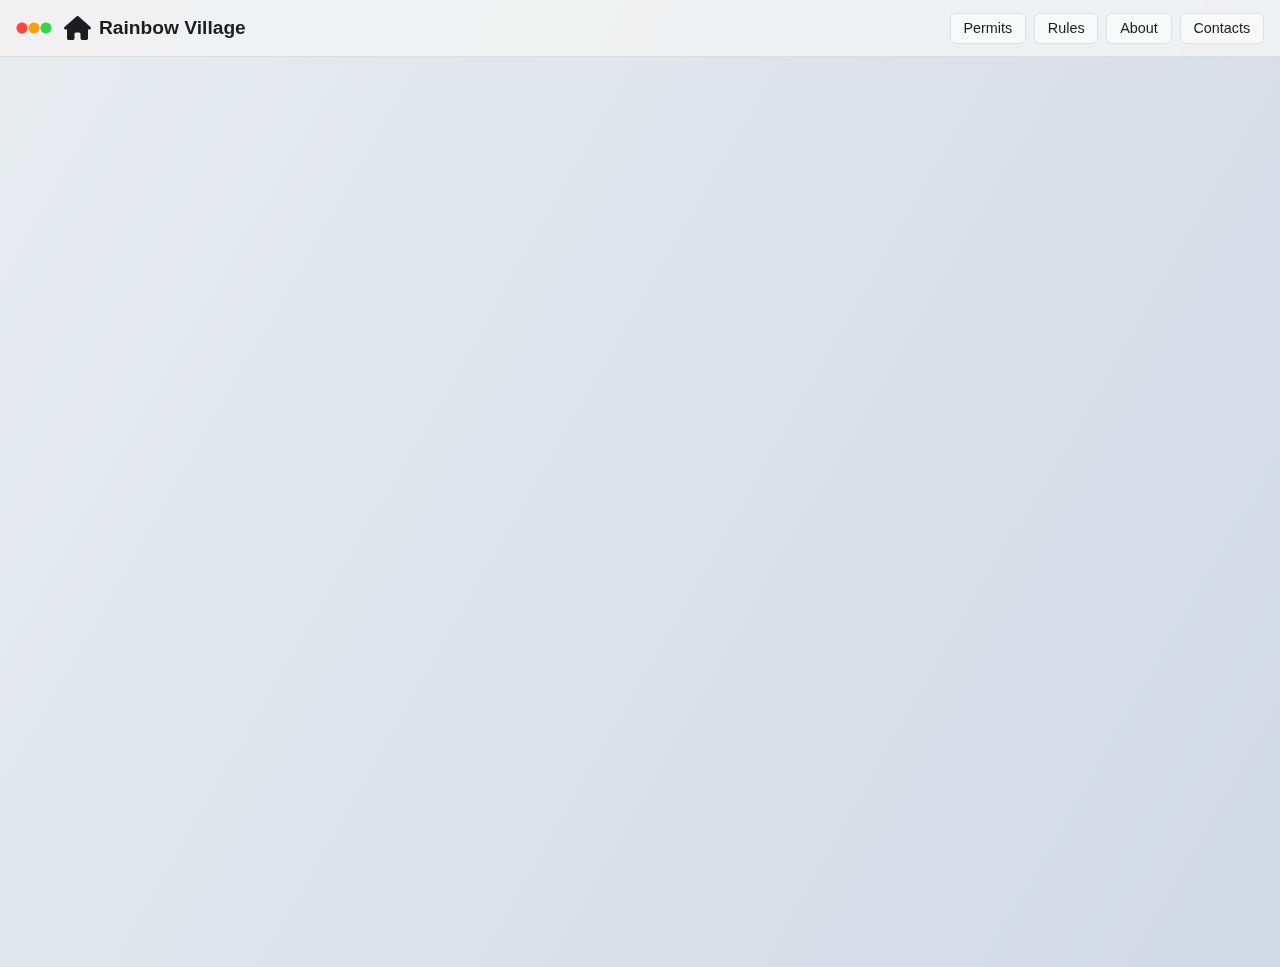
<file: index.html>
<!DOCTYPE html>
<html lang="en">
<head>
  <meta charset="UTF-8">
  <meta name="viewport" content="width=device-width, initial-scale=1.0">
  <title>Rainbow Village</title>
  <link rel="stylesheet" href="https://cdnjs.cloudflare.com/ajax/libs/font-awesome/6.0.0-beta3/css/all.min.css">
  <link rel="preload" href="https://cdnjs.cloudflare.com/ajax/libs/font-awesome/6.0.0-beta3/css/all.min.css" as="style">
  <style>
    /* Reset and Typography */
    * {
      margin: 0;
      padding: 0;
      box-sizing: border-box;
      font-family: 'SF Pro Display', 'SF Pro Text', -apple-system, BlinkMacSystemFont, sans-serif;
      -webkit-font-smoothing: antialiased;
      -moz-osx-font-smoothing: grayscale;
    }

    body {
      background: linear-gradient(120deg, #e8ecef, #d1d9e6);
      color: #1d1d1f;
      line-height: 1.5;
      min-height: 100vh;
      overflow-x: hidden;
    }

    /* Header */
    .header {
      background: rgba(242, 242, 242, 0.85);
      backdrop-filter: blur(12px);
      -webkit-backdrop-filter: blur(12px);
      padding: 0.8rem 1rem;
      position: sticky;
      top: 0;
      z-index: 10;
      border-bottom: 1px solid rgba(0, 0, 0, 0.08);
    }

    .header-content {
      max-width: 1280px;
      margin: 0 auto;
      display: flex;
      align-items: center;
      justify-content: space-between;
    }

    .header::before {
      content: '';
      position: absolute;
      left: 1rem;
      top: 50%;
      transform: translateY(-50%);
      width: 36px;
      height: 12px;
      background: 
        radial-gradient(circle at 6px 6px, #ff453a 5px, transparent 6px),
        radial-gradient(circle at 18px 6px, #ff9f0a 5px, transparent 6px),
        radial-gradient(circle at 30px 6px, #32d74b 5px, transparent 6px);
    }

    .logo {
      display: flex;
      align-items: center;
      margin-left: 3rem;
      touch-action: manipulation;
    }

    .logo i {
      font-size: 1.5rem;
      color: #1d1d1f;
      margin-right: 0.5rem;
      transition: transform 0.2s ease;
    }

    .logo i:active {
      transform: scale(1.1);
    }

    h1 {
      font-size: 1.2rem;
      font-weight: 600;
      color: #1d1d1f;
    }

    .nav-toggle {
      display: none;
      background: none;
      border: none;
      font-size: 1.6rem;
      color: #1d1d1f;
      cursor: pointer;
      touch-action: manipulation;
    }

    .nav-menu {
      display: flex;
      gap: 0.5rem;
    }

    .nav-menu button {
      background: rgba(255, 255, 255, 0.6);
      border: 1px solid rgba(0, 0, 0, 0.1);
      padding: 0.4rem 0.8rem;
      color: #1d1d1f;
      font-size: 0.9rem;
      font-weight: 500;
      cursor: pointer;
      border-radius: 6px;
      transition: all 0.2s ease;
      touch-action: manipulation;
    }

    .nav-menu button:active {
      background: #007aff;
      color: #fff;
      box-shadow: 0 2px 6px rgba(0, 122, 255, 0.3);
    }

    /* Main Content */
    main {
      min-height: calc(100vh - 60px);
    }

    .section {
      padding: 1rem;
      opacity: 0;
      animation: slideIn 0.4s cubic-bezier(0.36, 0.07, 0.19, 0.97) forwards;
    }

    .section.hidden {
      display: none;
    }

    @keyframes slideIn {
      from { opacity: 0; transform: translateY(15px); }
      to { opacity: 1; transform: translateY(0); }
    }

    .container {
      max-width: 1280px;
      margin: 0 auto;
      background: rgba(255, 255, 255, 0.9);
      backdrop-filter: blur(10px);
      -webkit-backdrop-filter: blur(10px);
      border-radius: 12px;
      padding: 1rem;
      box-shadow: 0 4px 20px rgba(0, 0, 0, 0.05);
    }

    h2 {
      font-size: 1.5rem;
      color: #1d1d1f;
      font-weight: 600;
      margin-bottom: 0.8rem;
    }

    p {
      color: #6e6e73;
      font-size: 0.95rem;
      margin-bottom: 1rem;
    }

    /* Rules Container */
    .rules-container {
      display: flex;
      flex-direction: column;
      gap: 0.5rem;
    }

    .rule-section {
      background: rgba(255, 255, 255, 0.95);
      border-radius: 12px;
      box-shadow: 0 2px 10px rgba(0, 0, 0, 0.05);
      overflow: hidden;
      transition: all 0.2s ease;
    }

    .rule-section:active {
      box-shadow: 0 4px 15px rgba(0, 0, 0, 0.1);
    }

    .rule-section h3 {
      font-size: 1.1rem;
      color: #1d1d1f;
      background: rgba(245, 245, 245, 0.8);
      padding: 0.8rem;
      cursor: pointer;
      display: flex;
      justify-content: space-between;
      align-items: center;
      border-bottom: 1px solid rgba(0, 0, 0, 0.05);
      touch-action: manipulation;
    }

    .rule-section h3 i {
      font-size: 0.8rem;
      color: #007aff;
      transition: transform 0.2s ease;
    }

    .rule-section h3:active i {
      transform: rotate(180deg);
    }

    .rule-content {
      padding: 0.8rem;
      font-size: 0.9rem;
      color: #6e6e73;
    }

    .rule-content h4 {
      font-size: 1rem;
      color: #1d1d1f;
      margin: 0.5rem 0 0.3rem;
    }

    .rule-content ul, .rule-content ol {
      margin-left: 1.2rem;
      margin-bottom: 0.8rem;
    }

    .rule-content li {
      margin-bottom: 0.3rem;
    }

    .rule-content strong {
      color: #007aff;
    }

    /* Buttons */
    .btn-primary {
      background: #007aff;
      color: #fff;
      padding: 0.6rem 1.2rem;
      border: none;
      border-radius: 8px;
      cursor: pointer;
      font-size: 0.9rem;
      font-weight: 600;
      transition: all 0.2s ease;
      touch-action: manipulation;
    }

    .btn-primary:active {
      background: #005bb5;
      box-shadow: 0 2px 8px rgba(0, 91, 181, 0.3);
    }

    .permit-actions {
      display: flex;
      justify-content: center;
      gap: 0.8rem;
      margin-top: 1rem;
    }

    /* Modal */
    .modal {
      position: fixed;
      top: 0;
      left: 0;
      width: 100%;
      height: 100%;
      background: rgba(0, 0, 0, 0.4);
      display: flex;
      justify-content: center;
      align-items: center;
      z-index: 20;
      padding: 1rem;
    }

    .modal-content {
      background: rgba(255, 255, 255, 0.95);
      backdrop-filter: blur(12px);
      -webkit-backdrop-filter: blur(12px);
      padding: 1rem;
      border-radius: 14px;
      width: 100%;
      max-width: 600px;
      max-height: 90vh;
      overflow-y: auto;
      box-shadow: 0 8px 30px rgba(0, 0, 0, 0.15);
      animation: modalIn 0.3s cubic-bezier(0.36, 0.07, 0.19, 0.97);
    }

    @keyframes modalIn {
      from { transform: scale(0.95); opacity: 0; }
      to { transform: scale(1); opacity: 1; }
    }

    .modal-header {
      display: flex;
      justify-content: space-between;
      align-items: center;
      margin-bottom: 0.8rem;
    }

    .modal-header h2 {
      font-size: 1.3rem;
      color: #1d1d1f;
      font-weight: 600;
    }

    .modal-header button {
      background: none;
      border: none;
      font-size: 1.1rem;
      color: #6e6e73;
      cursor: pointer;
      transition: color 0.2s ease;
      touch-action: manipulation;
    }

    .modal-header button:active {
      color: #ff453a;
    }

    .modal-body p, .modal-body li {
      font-size: 0.9rem;
      color: #6e6e73;
      margin-bottom: 0.6rem;
    }

    .modal-body ul {
      margin-left: 1.2rem;
    }

    /* Toast */
    .toast {
      position: fixed;
      bottom: 1rem;
      right: 1rem;
      padding: 0.5rem 1rem;
      border-radius: 6px;
      color: #fff;
      font-size: 0.85rem;
      z-index: 30;
      box-shadow: 0 2px 10px rgba(0, 0, 0, 0.2);
      transition: all 0.3s ease;
    }

    .toast.success {
      background: #32d74b;
    }

    .toast.error {
      background: #ff453a;
    }

    .hidden {
      display: none;
    }

    /* Mobile Optimization */
    @media (max-width: 768px) {
      .header-content {
        flex-wrap: wrap;
        gap: 0.5rem;
      }

      .header::before {
        left: 0.5rem;
      }

      .logo {
        margin-left: 2.5rem;
      }

      .nav-toggle {
        display: block;
      }

      .nav-menu {
        display: none;
        flex-direction: column;
        width: 100%;
        background: rgba(255, 255, 255, 0.95);
        backdrop-filter: blur(10px);
        -webkit-backdrop-filter: blur(10px);
        position: absolute;
        top: 100%;
        left: 0;
        box-shadow: 0 4px 15px rgba(0, 0, 0, 0.1);
        padding: 0.5rem;
      }

      .nav-menu.active {
        display: flex;
      }

      .nav-menu button {
        width: 100%;
        text-align: left;
        padding: 0.7rem;
        font-size: 1rem;
      }

      .section {
        padding: 0.8rem;
      }

      h1 {
        font-size: 1.1rem;
      }

      h2 {
        font-size: 1.3rem;
      }

      .container {
        padding: 0.8rem;
      }

      .rule-section h3 {
        font-size: 1rem;
        padding: 0.7rem;
      }

      .rule-content {
        padding: 0.7rem;
        font-size: 0.85rem;
      }
    }

    @media (max-width: 480px) {
      .header {
        padding: 0.6rem;
      }

      .logo {
        margin-left: 2rem;
      }

      .logo i {
        font-size: 1.2rem;
      }

      h1 {
        font-size: 1rem;
      }

      .nav-toggle {
        font-size: 1.4rem;
      }

      .btn-primary {
        padding: 0.5rem 1rem;
        font-size: 0.85rem;
      }

      .rule-content {
        padding: 0.6rem;
        font-size: 0.8rem;
      }

      .modal-content {
        padding: 0.8rem;
        max-width: 95%;
      }

      .modal-header h2 {
        font-size: 1.1rem;
      }

      .modal-body p, .modal-body li {
        font-size: 0.85rem;
      }

      .toast {
        bottom: 0.5rem;
        right: 0.5rem;
        padding: 0.4rem 0.8rem;
        font-size: 0.8rem;
      }
    }
  </style>
</head>
<body>
  <header class="header">
    <div class="header-content">
      <div class="logo">
        <i class="fas fa-home"></i>
        <h1>Rainbow Village</h1>
      </div>
      <button class="nav-toggle" onclick="toggleNav()">☰</button>
      <nav class="nav-menu">
        <button onclick="window.location.href='index.html'">Permits</button>
        <button onclick="showSection('rules')">Rules</button>
        <button onclick="openModal('about')">About</button>
        <button onclick="openModal('contacts')">Contacts</button>
      </nav>
    </div>
  </header>

  <main>
    <section id="rules" class="section active">
      <div class="container">
        <h2>Community Rules & Information</h2>
        <p>Guidelines for a harmonious Rainbow Village</p>
        <div class="rules-container">
          <div class="rule-section">
            <h3 onclick="toggleRule(this)">Coronavirus Guidelines <i class="fas fa-chevron-down"></i></h3>
            <div class="rule-content">
              <ul>
                <li><strong>Symptom Monitoring:</strong> Watch for fever, cough, shortness of breath, sore throat, difficulty breathing, or loss of taste/smell.</li>
                <li><strong>Self-Isolation:</strong> Self-isolate if sick after travel or exposure; seek medical care if symptoms worsen.</li>
                <li><strong>Protective Measures:</strong> Wash hands frequently, avoid touching face, cough into elbow.</li>
                <li><strong>Travel Restrictions:</strong> Self-isolate for 14 days after returning from outside Canada; seek medical care if needed.</li>
                <li><strong>Emergency Contact:</strong> Toronto Public Health (416-392-1250) or a medical practitioner.</li>
              </ul>
            </div>
          </div>

          <div class="rule-section">
            <h3 onclick="toggleRule(this)">Party Room Rental <i class="fas fa-chevron-down"></i></h3>
            <div class="rule-content hidden">
              <p><strong>Rooms:</strong> Gathering Place A or B (up to 40 people)</p>
              <p><strong>Cost:</strong> $75 to rent, $250 deposit (cheques to MTCC 929 for A, 936 for B)</p>
              <p><strong>Time:</strong> Ends at midnight, clean by 12:30 AM</p>
              <h4>Easy Rules:</h4>
              <ol>
                <li>Up to 40 guests allowed by city rules.</li>
                <li>Only residents can book the room.</li>
                <li>You pay for any damage to the room or property.</li>
                <li>Keep your guests well-behaved, or we’ll step in.</li>
                <li>Pay $75 to rent and $250 deposit when booking. Deposit back in 3 days if no issues.</li>
                <li>Give a guest list and car plates 1 day before, or the event’s off.</li>
                <li>You cover any legal issues or injuries; we’re not responsible.</li>
                <li>We don’t cover lost items or injuries.</li>
                <li>No decorations on walls—damage comes out of your deposit or bill.</li>
                <li>No tape, glue, nails, or pins on walls or ceiling.</li>
                <li>Stay in the rented room; no other areas allowed.</li>
                <li>You guide guests—no signs or open doors.</li>
                <li>Get any permits (like for alcohol) yourself and show us before.</li>
                <li>Cancel 7 days ahead, or pay $100.</li>
                <li>No smoking inside.</li>
                <li>No selling tickets; only family events like birthdays (no bachelor parties).</li>
                <li>Clean up before your time ends.</li>
                <li>No bookings on Christmas Eve, Christmas, New Year’s Eve, or New Year’s Day.</li>
                <li>Keep furniture off the dance floor.</li>
                <li>Guests park at P1 garage—not under daycare or recreation center (fire rules).</li>
              </ol>
              <p><strong>If You Stay Late:</strong> $100 fine until 1:30 AM, $200 after (1 AM is the latest).</p>
            </div>
          </div>

          <div class="rule-section">
            <h3 onclick="toggleRule(this)">Rainbow Lounge Rental <i class="fas fa-chevron-down"></i></h3>
            <div class="rule-content hidden">
              <p><strong>Room:</strong> Rainbow Lounge (up to 60 people)</p>
              <p><strong>Cost:</strong> $150 (Mon-Thu) or $225 (Fri-Sun/holidays), $500 deposit, $25/hr security (min 4 hrs), $25 garbage (cheques to Rainbow Village)</p>
              <p><strong>Time:</strong> Ends at midnight, clean by 12:30 AM</p>
              <h4>Easy Rules:</h4>
              <ol>
                <li>Up to 60 guests allowed.</li>
                <li>Only residents can book—no outsiders, or lose $500 and booking rights.</li>
                <li>Pay rental, $500 deposit, and security fee when booking. Deposit back in 3 days if no issues.</li>
                <li>You need a security guard: $25/hr (or $50/hr on holidays), at least 4 hrs, paid from start to cleanup.</li>
                <li>Pay $25 for garbage; take it to your building’s trash room, or pay extra.</li>
                <li>You clean up after the event.</li>
                <li>Book 7 days to 6 months ahead. Cancel 48 hrs before, or lose your fee.</li>
                <li>Give a guest list (max 60) 4 days before.</li>
                <li>Guests park at P1 garage—not under daycare or recreation center (fire rules).</li>
                <li>Security opens P1 door. You greet guests at stairs (no 3rd floor Building B entry, except seniors/disabled with notice).</li>
              </ol>
            </div>
          </div>

          <div class="rule-section">
            <h3 onclick="toggleRule(this)">Elevator Booking <i class="fas fa-chevron-down"></i></h3>
            <div class="rule-content hidden">
              <p><strong>Use:</strong> Moving in/out, deliveries, renovations</p>
              <p><strong>Fees:</strong></p>
              <ul>
                <li>Move In (Partial/Complete): $300 (Draft) + $50 (Cheque) - Max 3 hrs</li>
                <li>Move Out (Complete): $300 (Draft) + $50 (Draft) - Max 3 hrs</li>
                <li>Move Out (Partial): $300 (Draft) + $50 (Cheque) - Max 3 hrs</li>
                <li>Deliveries: $300 (Cheque) - Max 4 hrs</li>
                <li>Renovation: $300 (Cheque) - Max 2 hrs (Mon-Fri)</li>
              </ul>
              <p><strong>Note:</strong> No bookings on Sundays (except last Sunday of the month) or statutory holidays.</p>
            </div>
          </div>

          <div class="rule-section">
            <h3 onclick="toggleRule(this)">Recreation ID Card <i class="fas fa-chevron-down"></i></h3>
            <div class="rule-content hidden">
              <p><strong>Cost:</strong> Free for owners, $10 for tenants (2 photos, cheque or cash to Rainbow Village)</p>
              <h4>Easy Rules:</h4>
              <ol>
                <li>Use the rec centre at your own risk.</li>
                <li>Only use equipment inside; you pay if it breaks or someone gets hurt.</li>
                <li>Pay for any damage or loss you or your guests cause.</li>
                <li>Parents cover kids under 16—the same rules apply.</li>
                <li>Break rules, and you lose rec centre access.</li>
                <li>Bring your ID card every time, or you’ll be asked to leave.</li>
              </ol>
            </div>
          </div>

          <div class="rule-section">
            <h3 onclick="toggleRule(this)">Parking Rules <i class="fas fa-chevron-down"></i></h3>
            <div class="rule-content hidden">
              <ul>
                <li><strong>Visitor Parking:</strong> Visitors must park at the P1 visitor garage level.</li>
                <li><strong>Prohibited Parking:</strong> Ground floor parking near the recreation center is prohibited per fire code.</li>
                <li><strong>Daycare Parking:</strong> Reserved for management, daycare staff, contractors, and delivery drivers.</li>
                <li><strong>Capacity:</strong> Parking is first-come, first-served.</li>
              </ul>
            </div>
          </div>

          <div class="rule-section">
            <h3 onclick="toggleRule(this)">Pet Management <i class="fas fa-chevron-down"></i></h3>
            <div class="rule-content hidden">
              <ul>
                <li><strong>No Common Area Mess:</strong> Pets must not urinate or defecate in common areas.</li>
                <li><strong>Clean-Up:</strong> Residents must clean up after pets immediately. Failure results in a $250 charge.</li>
                <li><strong>Reporting:</strong> Report violations to gatehouse security or management.</li>
              </ul>
            </div>
          </div>

          <div class="rule-section">
            <h3 onclick="toggleRule(this)">Utility Conservation and Oil Disposal <i class="fas fa-chevron-down"></i></h3>
            <div class="rule-content hidden">
              <ul>
                <li><strong>Energy Conservation:</strong> Use high-efficiency bulbs. Turn off lights when leaving.</li>
                <li><strong>Water Conservation:</strong> Report leaky faucets immediately.</li>
                <li><strong>Oil Disposal:</strong> Dispose of cooking oil in the oil collection drum outside the recycling room.</li>
                <li><strong>Financial Impact:</strong> Higher utility use increases maintenance fees.</li>
              </ul>
            </div>
          </div>

          <div class="rule-section">
            <h3 onclick="toggleRule(this)">Community Guidelines <i class="fas fa-chevron-down"></i></h3>
            <div class="rule-content hidden">
              <h4>Easy Rules:</h4>
              <ul>
                <li>Do not leave packages at the gatehouse without approval.</li>
                <li>No sitting, food, drink, bicycles, or roller blades in the Rainbow Bridge area.</li>
                <li>No noise or nuisance disturbing others.</li>
                <li>Recreation Centre hours: 9:00 AM to 11:00 PM.</li>
                <li>Guests must be signed in by residents at gatehouse security.</li>
              </ul>
            </div>
          </div>
        </div>
        <div class="permit-actions">
          <button class="btn-primary" onclick="openModal('contacts')">Contact Us</button>
        </div>
      </div>
    </section>
  </main>

  <div id="modal" class="modal hidden">
    <div class="modal-content">
      <div class="modal-header">
        <h2 id="modalTitle"></h2>
        <button onclick="closeModal()"><i class="fas fa-times"></i></button>
      </div>
      <div id="modalBody" class="modal-body"></div>
    </div>
  </div>

  <div id="toast" class="toast hidden"></div>

  <script defer>
    function showSection(sectionId) {
      document.querySelectorAll('.section').forEach(s => s.classList.add('hidden'));
      document.getElementById(sectionId).classList.remove('hidden');
      document.querySelector('.nav-menu').classList.remove('active');
    }

    function toggleNav() {
      document.querySelector('.nav-menu').classList.toggle('active');
    }

    function toggleRule(header) {
      const content = header.nextElementSibling;
      content.classList.toggle('hidden');
      const icon = header.querySelector('i');
      icon.classList.toggle('fa-chevron-down');
      icon.classList.toggle('fa-chevron-up');
    }

    function openModal(type) {
      const modal = document.getElementById('modal');
      const title = document.getElementById('modalTitle');
      const body = document.getElementById('modalBody');
      modal.classList.remove('hidden');
      if (type === 'about') {
        title.textContent = 'About Rainbow Village';
        body.innerHTML = `
          <p>Rainbow Village is a vibrant community committed to fostering a safe, enjoyable, and respectful environment for all residents.</p>
          <p>These rules ensure harmony and fairness across our shared spaces.</p>
        `;
      } else if (type === 'contacts') {
        title.textContent = 'Contacts';
        body.innerHTML = `
          <ul>
            <li><strong>Aidin Gelal (Super, 2466):</strong> 416-912-0500</li>
            <li><strong>Sameer (Super, 2460):</strong> 647-703-1822</li>
            <li><strong>Pristine Property (snow/landscaping):</strong> 416-737-8978</li>
            <li><strong>Garrison Plumbing:</strong> 416-817-6902</li>
            <li><strong>March Elevators (2466):</strong> 416-533-1135</li>
            <li><strong>Thyssenkrup Elevators (2460):</strong> 416-291-2000</li>
            <li><strong>Gemeni Entry (gates):</strong> 647-778-0965</li>
            <li><strong>Graham Alarm (2460: 50057169, 2466: 50057168, Passcode 1902):</strong> 905-897-8822</li>
            <li><strong>SMS Emergency:</strong> 416-360-1902</li>
            <li><strong>Toronto Public Health:</strong> 416-392-1250</li>
          </ul>
          <p>For emergencies or urgent issues, contact the appropriate number above.</p>
        `;
      }
    }

    function closeModal() {
      document.getElementById('modal').classList.add('hidden');
    }

    function showToast(message, type = 'success') {
      const toast = document.getElementById('toast');
      toast.textContent = message;
      toast.className = `toast ${type}`;
      toast.classList.remove('hidden');
      setTimeout(() => toast.classList.add('hidden'), 3000);
    }

    document.addEventListener('DOMContentLoaded', () => {
      const ruleSections = document.querySelectorAll('.rule-section');
      ruleSections.forEach((section, index) => {
        if (index !== 0) {
          section.querySelector('.rule-content').classList.add('hidden');
          section.querySelector('i').classList.remove('fa-chevron-up');
          section.querySelector('i').classList.add('fa-chevron-down');
        }
      });
    });
  </script>
</body>
</html>
</file>
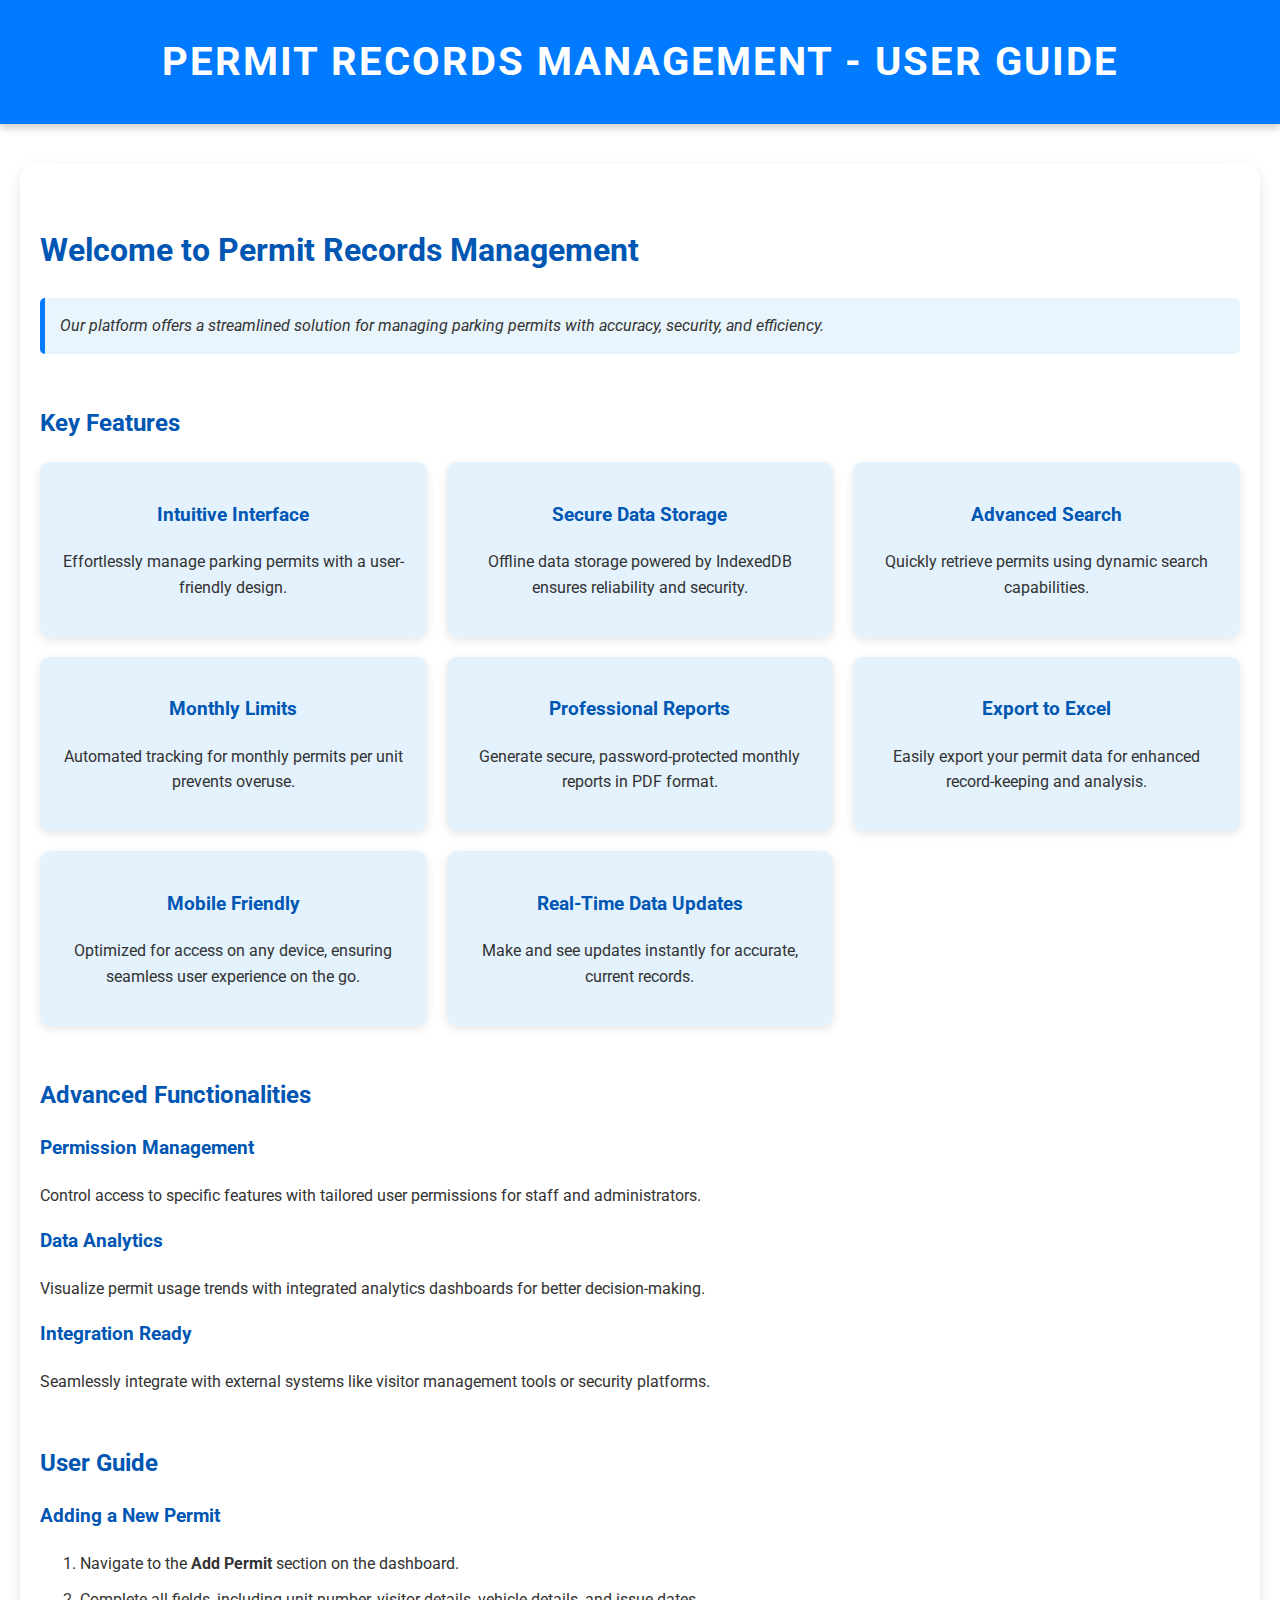
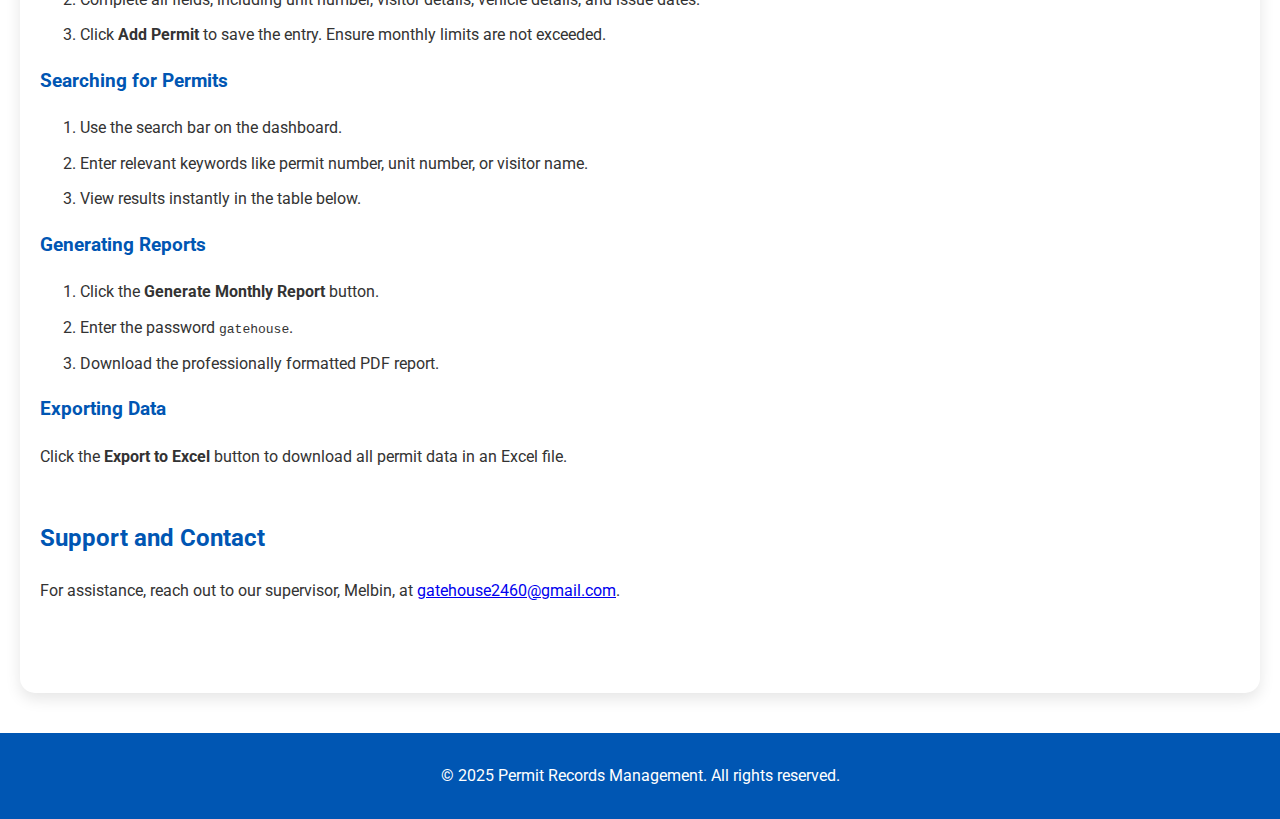
<file: INDEX2.HTML>
<!DOCTYPE html>
<html lang="en">
<head>
    <meta charset="UTF-8">
    <meta name="viewport" content="width=device-width, initial-scale=1.0">
    <title>Comprehensive User Guide</title>
    <link href="https://fonts.googleapis.com/css2?family=Roboto:wght@400;500;700&display=swap" rel="stylesheet">
    <style>
        body {
            font-family: 'Roboto', sans-serif;
            margin: 0;
            padding: 0;
            background: #ffffff;
            color: #333;
            line-height: 1.6;
        }
        header {
            background: #007bff;
            color: #fff;
            padding: 30px 20px;
            text-align: center;
            font-size: 2.5rem;
            font-weight: 700;
            letter-spacing: 2px;
            text-transform: uppercase;
            box-shadow: 0 4px 8px rgba(0, 0, 0, 0.2);
        }
        main {
            padding: 40px 20px;
            max-width: 1200px;
            margin: 40px auto;
            background: #ffffff;
            border-radius: 15px;
            box-shadow: 0 6px 15px rgba(0, 0, 0, 0.1);
        }
        h1, h2, h3 {
            color: #0056b3;
        }
        .section {
            margin-bottom: 50px;
        }
        .feature-list {
            display: grid;
            grid-template-columns: repeat(auto-fit, minmax(300px, 1fr));
            gap: 20px;
        }
        .feature {
            background: #e3f2fd;
            padding: 20px;
            border-radius: 10px;
            text-align: center;
            box-shadow: 0 3px 10px rgba(0, 0, 0, 0.1);
            transition: transform 0.3s;
        }
        .feature:hover {
            transform: translateY(-5px);
        }
        ul, ol {
            padding-left: 40px;
        }
        ul li, ol li {
            margin-bottom: 10px;
        }
        footer {
            text-align: center;
            padding: 30px;
            background: #0056b3;
            color: #fff;
            margin-top: 40px;
            font-size: 1rem;
        }
        .highlight {
            background: #e8f5fc;
            padding: 15px;
            border-left: 5px solid #007bff;
            border-radius: 5px;
            font-style: italic;
            margin: 20px 0;
        }
        .button {
            display: inline-block;
            margin-top: 20px;
            padding: 10px 20px;
            background-color: #007bff;
            color: white;
            font-size: 1rem;
            font-weight: 500;
            border: none;
            border-radius: 5px;
            text-decoration: none;
            text-align: center;
            cursor: pointer;
            transition: background-color 0.3s;
        }
        .button:hover {
            background-color: #0056b3;
        }
        /* Ensuring consistent styling with website buttons */
        .button {
            display: inline-block;
            background-color: #007bff;
            color: white;
            padding: 12px 24px;
            font-size: 1rem;
            border-radius: 5px;
            text-align: center;
            transition: background-color 0.3s ease-in-out;
        }

        .button:hover {
            background-color: #0056b3;
        }
    </style>
</head>
<body>
    <header>
        Permit Records Management - User Guide
    </header>

    <main>
        <section class="section">
            <h1>Welcome to Permit Records Management</h1>
            <p class="highlight">
                Our platform offers a streamlined solution for managing parking permits with accuracy, security, and efficiency.
            </p>
        </section>

        <section class="section">
            <h2>Key Features</h2>
            <div class="feature-list">
                <div class="feature">
                    <h3>Intuitive Interface</h3>
                    <p>Effortlessly manage parking permits with a user-friendly design.</p>
                </div>
                <div class="feature">
                    <h3>Secure Data Storage</h3>
                    <p>Offline data storage powered by IndexedDB ensures reliability and security.</p>
                </div>
                <div class="feature">
                    <h3>Advanced Search</h3>
                    <p>Quickly retrieve permits using dynamic search capabilities.</p>
                </div>
                <div class="feature">
                    <h3>Monthly Limits</h3>
                    <p>Automated tracking for monthly permits per unit prevents overuse.</p>
                </div>
                <div class="feature">
                    <h3>Professional Reports</h3>
                    <p>Generate secure, password-protected monthly reports in PDF format.</p>
                </div>
                <div class="feature">
                    <h3>Export to Excel</h3>
                    <p>Easily export your permit data for enhanced record-keeping and analysis.</p>
                </div>
                <div class="feature">
                    <h3>Mobile Friendly</h3>
                    <p>Optimized for access on any device, ensuring seamless user experience on the go.</p>
                </div>
                <div class="feature">
                    <h3>Real-Time Data Updates</h3>
                    <p>Make and see updates instantly for accurate, current records.</p>
                </div>
            </div>
        </section>

        <section class="section">
            <h2>Advanced Functionalities</h2>
            <h3>Permission Management</h3>
            <p>Control access to specific features with tailored user permissions for staff and administrators.</p>

            <h3>Data Analytics</h3>
            <p>Visualize permit usage trends with integrated analytics dashboards for better decision-making.</p>

            <h3>Integration Ready</h3>
            <p>Seamlessly integrate with external systems like visitor management tools or security platforms.</p>
        </section>

        <section class="section">
            <h2>User Guide</h2>
            <h3>Adding a New Permit</h3>
            <ol>
                <li>Navigate to the <strong>Add Permit</strong> section on the dashboard.</li>
                <li>Complete all fields, including unit number, visitor details, vehicle details, and issue dates.</li>
                <li>Click <strong>Add Permit</strong> to save the entry. Ensure monthly limits are not exceeded.</li>
            </ol>

            <h3>Searching for Permits</h3>
            <ol>
                <li>Use the search bar on the dashboard.</li>
                <li>Enter relevant keywords like permit number, unit number, or visitor name.</li>
                <li>View results instantly in the table below.</li>
            </ol>

            <h3>Generating Reports</h3>
            <ol>
                <li>Click the <strong>Generate Monthly Report</strong> button.</li>
                <li>Enter the password <code>gatehouse</code>.</li>
                <li>Download the professionally formatted PDF report.</li>
            </ol>

            <h3>Exporting Data</h3>
            <p>Click the <strong>Export to Excel</strong> button to download all permit data in an Excel file.</p>
        </section>

        <section class="section">
            <h2>Support and Contact</h2>
            <p>For assistance, reach out to our supervisor, Melbin, at <a href="mailto:gatehouse2460@gmail.com">gatehouse2460@gmail.com</a>.</p>
        </section>
    </main>

    <footer>
        &copy; 2025 Permit Records Management. All rights reserved.
    </footer>
</body>
</html>
</file>
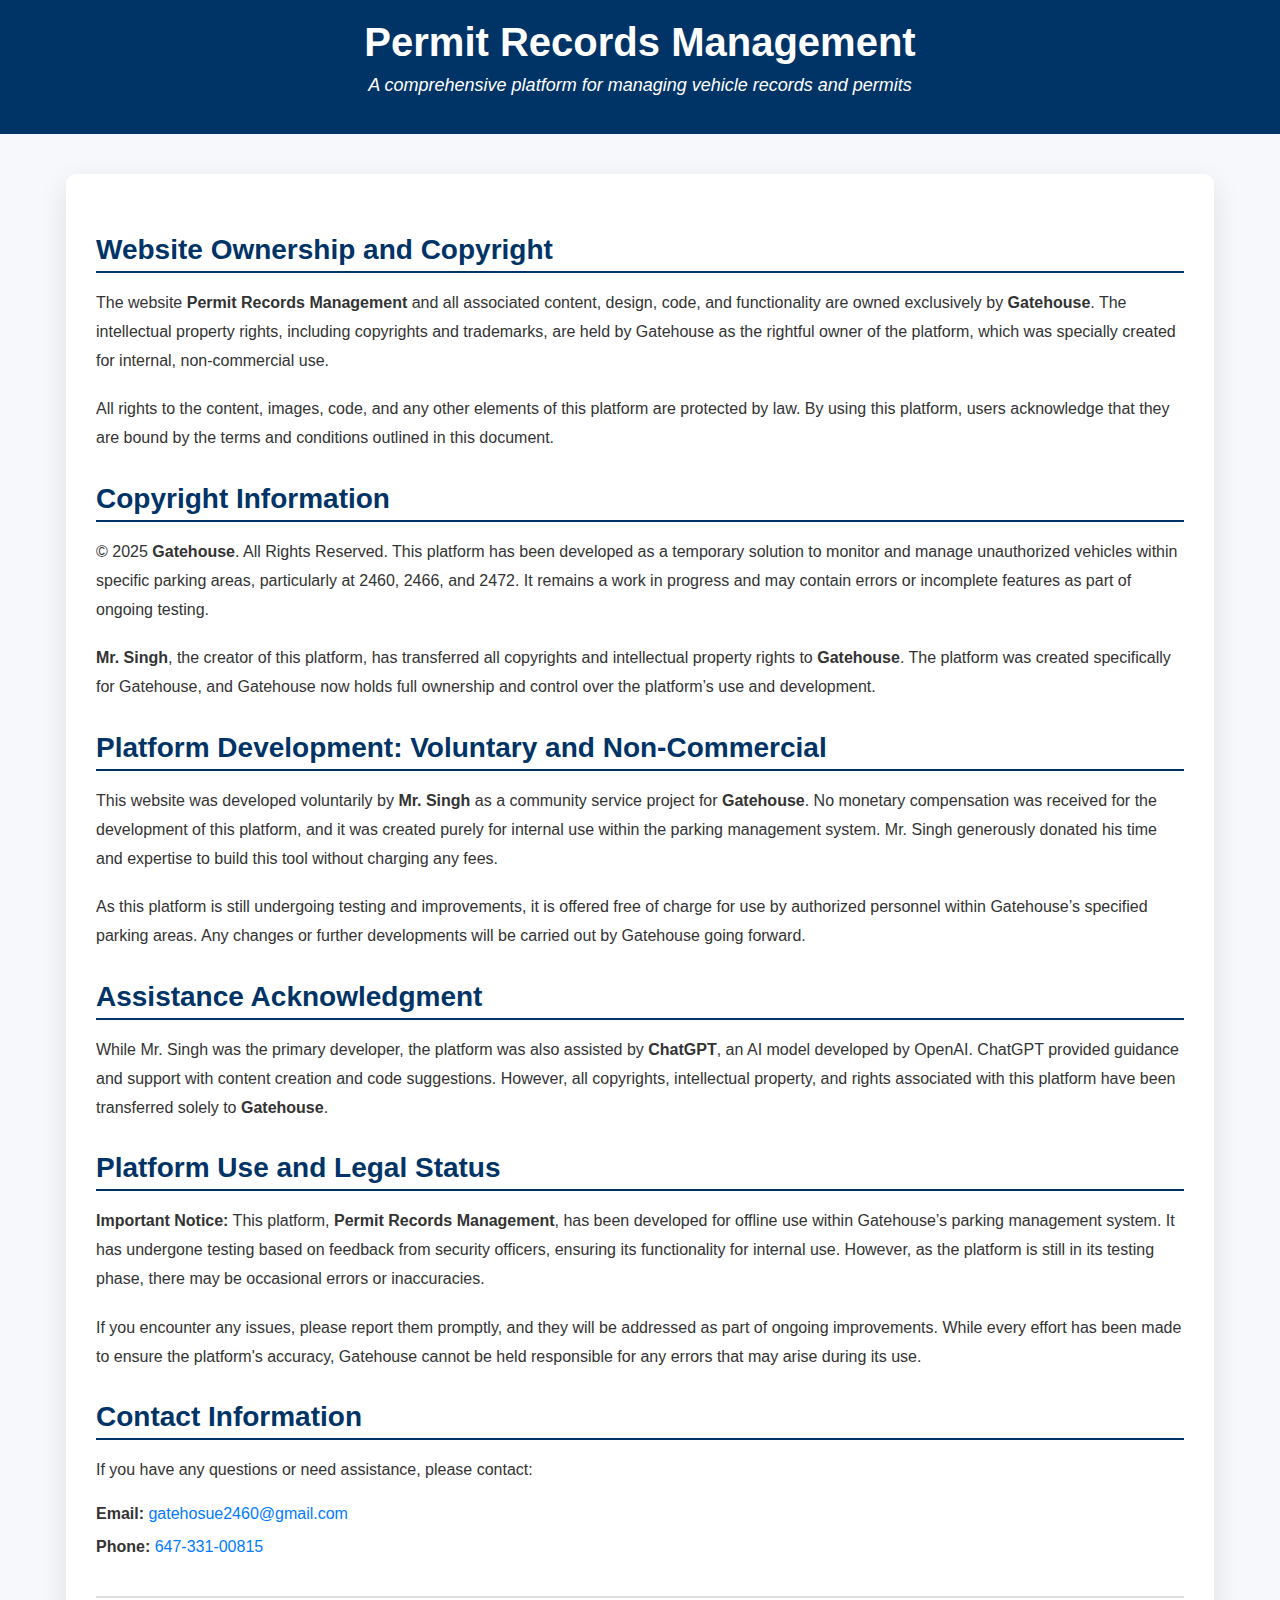
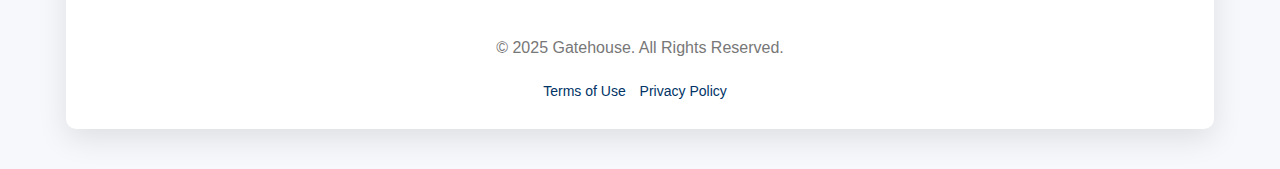
<file: legal-page.html>
<!DOCTYPE html>
<html lang="en">
<head>
    <meta charset="UTF-8">
    <meta name="viewport" content="width=device-width, initial-scale=1.0">
    <title>Permit Records Management - Legal & Copyright</title>
    <style>
        body {
            font-family: 'Arial', sans-serif;
            background-color: #f7f8fc;
            margin: 0;
            padding: 0;
            color: #333;
        }

        header {
            background-color: #003366;
            color: white;
            padding: 20px;
            text-align: center;
        }

        header h1 {
            font-size: 40px;
            font-weight: 600;
            margin: 0;
        }

        header p {
            font-size: 18px;
            font-style: italic;
            margin-top: 10px;
        }

        .container {
            width: 85%;
            margin: 40px auto;
            background-color: white;
            padding: 30px;
            border-radius: 10px;
            box-shadow: 0 10px 30px rgba(0, 0, 0, 0.1);
        }

        .content h2 {
            color: #003366;
            font-size: 28px;
            margin-top: 30px;
            padding-bottom: 5px;
            border-bottom: 2px solid #003366;
            margin-bottom: 15px;
        }

        .content p {
            font-size: 16px;
            line-height: 1.8;
            margin-bottom: 20px;
        }

        .highlight {
            background-color: #e7f1fe;
            border-left: 6px solid #003366;
            padding: 15px;
            margin-top: 20px;
            margin-bottom: 20px;
        }

        a {
            color: #007bff;
            text-decoration: none;
        }

        a:hover {
            text-decoration: underline;
        }

        footer {
            text-align: center;
            margin-top: 40px;
            font-size: 14px;
            color: #777;
            padding-top: 20px;
            border-top: 2px solid #ddd;
        }

        .footer-links {
            margin-top: 20px;
            font-size: 14px;
        }

        .footer-links a {
            color: #003366;
            margin-right: 10px;
            text-decoration: none;
        }

        .footer-links a:hover {
            text-decoration: underline;
        }

        .btn-primary {
            display: inline-block;
            background-color: #003366;
            color: white;
            padding: 12px 20px;
            border-radius: 8px;
            text-decoration: none;
            font-weight: bold;
            text-align: center;
            margin-top: 30px;
            box-shadow: 0 4px 10px rgba(0, 0, 0, 0.2);
        }

        .btn-primary:hover {
            background-color: #00509e;
        }

        .container ul {
            list-style-type: none;
            padding-left: 0;
        }

        .container ul li {
            font-size: 16px;
            margin-bottom: 15px;
        }
    </style>
</head>
<body>
    <header>
        <h1>Permit Records Management</h1>
        <p>A comprehensive platform for managing vehicle records and permits</p>
    </header>

    <div class="container">
        <section class="content">
            <h2>Website Ownership and Copyright</h2>
            <p>The website <strong>Permit Records Management</strong> and all associated content, design, code, and functionality are owned exclusively by <strong>Gatehouse</strong>. The intellectual property rights, including copyrights and trademarks, are held by Gatehouse as the rightful owner of the platform, which was specially created for internal, non-commercial use.</p>
            <p>All rights to the content, images, code, and any other elements of this platform are protected by law. By using this platform, users acknowledge that they are bound by the terms and conditions outlined in this document.</p>

            <h2>Copyright Information</h2>
            <p>&copy; 2025 <strong>Gatehouse</strong>. All Rights Reserved. This platform has been developed as a temporary solution to monitor and manage unauthorized vehicles within specific parking areas, particularly at 2460, 2466, and 2472. It remains a work in progress and may contain errors or incomplete features as part of ongoing testing.</p>
            <p><strong>Mr. Singh</strong>, the creator of this platform, has transferred all copyrights and intellectual property rights to <strong>Gatehouse</strong>. The platform was created specifically for Gatehouse, and Gatehouse now holds full ownership and control over the platform’s use and development.</p>

            <h2>Platform Development: Voluntary and Non-Commercial</h2>
            <p>This website was developed voluntarily by <strong>Mr. Singh</strong> as a community service project for <strong>Gatehouse</strong>. No monetary compensation was received for the development of this platform, and it was created purely for internal use within the parking management system. Mr. Singh generously donated his time and expertise to build this tool without charging any fees.</p>
            <p>As this platform is still undergoing testing and improvements, it is offered free of charge for use by authorized personnel within Gatehouse’s specified parking areas. Any changes or further developments will be carried out by Gatehouse going forward.</p>

            <h2>Assistance Acknowledgment</h2>
            <p>While Mr. Singh was the primary developer, the platform was also assisted by <strong>ChatGPT</strong>, an AI model developed by OpenAI. ChatGPT provided guidance and support with content creation and code suggestions. However, all copyrights, intellectual property, and rights associated with this platform have been transferred solely to <strong>Gatehouse</strong>.</p>

           
            <h2>Platform Use and Legal Status</h2>
            <p><strong>Important Notice:</strong> This platform, <strong>Permit Records Management</strong>, has been developed for offline use within Gatehouse’s parking management system. It has undergone testing based on feedback from security officers, ensuring its functionality for internal use. However, as the platform is still in its testing phase, there may be occasional errors or inaccuracies.</p>
            <p>If you encounter any issues, please report them promptly, and they will be addressed as part of ongoing improvements. While every effort has been made to ensure the platform's accuracy, Gatehouse cannot be held responsible for any errors that may arise during its use.</p>

            <h2>Contact Information</h2>
            <p>If you have any questions or need assistance, please contact:</p>
            <ul>
                <li><strong>Email:</strong> <a href="mailto:gatehosue2460@gmail.com">gatehosue2460@gmail.com</a></li>
                <li><strong>Phone:</strong> <a href="tel:+164733100815">647-331-00815</a></li>
            </ul>


        <footer>
            <p>&copy; 2025 Gatehouse. All Rights Reserved.</p>
            <div class="footer-links">
                <a href="#terms">Terms of Use</a>
                <a href="#privacy">Privacy Policy</a>
            </div>
        </footer>
    </div>
</body>
</html>
</file>
